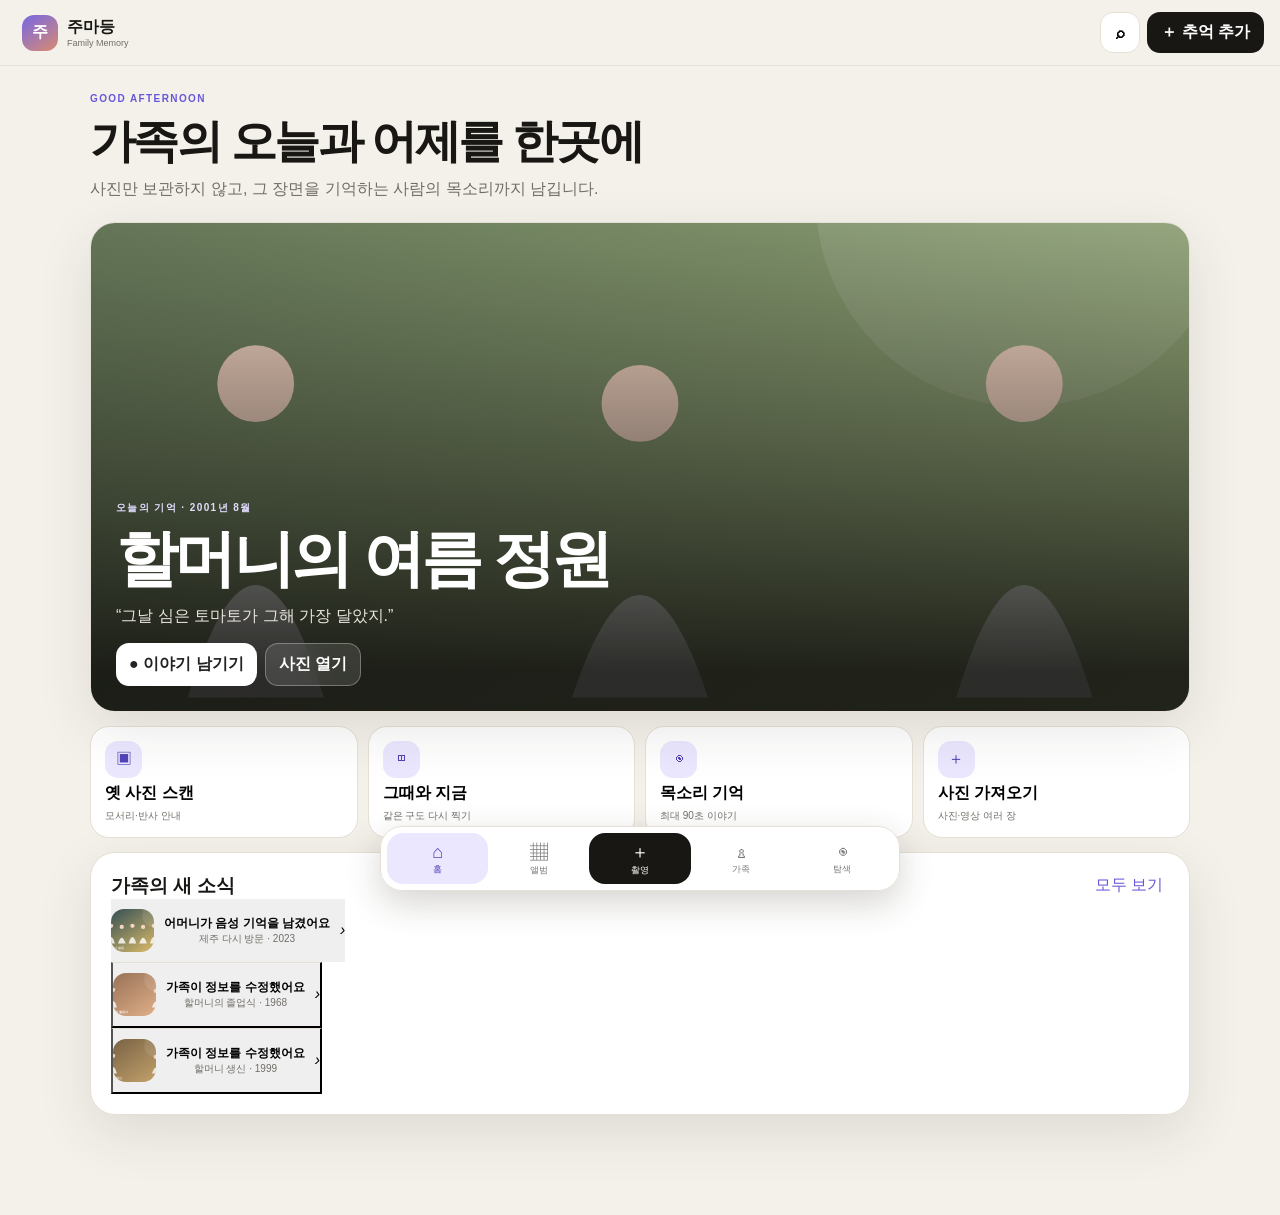
<file: jumadeung-native-ui/index.html>
<!doctype html>
<html lang="ko">
<head>
  <meta charset="utf-8" />
  <meta name="viewport" content="width=device-width,initial-scale=1,viewport-fit=cover,user-scalable=no" />
  <meta name="theme-color" content="#f5f2ec" />
  <title>주마등 · Family Memory · UI 0.7.1</title>
  <style>
:root{color-scheme:light;--bg:#f4f1eb;--card:#fff;--ink:#181714;--muted:#716e67;--line:#e5dfd5;--accent:#6757d9;--accent-soft:#ebe7ff;--warm:#d67250;--shadow:0 18px 55px #2f281b1c;--r:25px}*{box-sizing:border-box}html,body{margin:0;min-height:100%;background:var(--bg);color:var(--ink);font-family:Inter,Pretendard,-apple-system,BlinkMacSystemFont,"Segoe UI",sans-serif;-webkit-font-smoothing:antialiased}button,input,textarea{font:inherit}button{cursor:pointer}.topbar{height:66px;position:sticky;top:0;z-index:40;display:flex;align-items:center;justify-content:space-between;padding:0 16px;background:#f4f1ebed;border-bottom:1px solid var(--line);backdrop-filter:blur(18px)}.brand{display:flex;align-items:center;gap:9px;border:0;background:transparent;text-align:left;color:var(--ink)}.brandmark{width:36px;height:36px;border-radius:12px;display:grid;place-items:center;background:linear-gradient(145deg,#7767e5,#d88b70);color:#fff;font-weight:900}.brand b,.brand small{display:block}.brand small{font-size:9px;color:var(--muted)}.top-actions{display:flex;gap:7px}.icon-btn,.primary,.secondary,.light,.glass{border-radius:13px;font-weight:760}.icon-btn{width:40px;border:1px solid var(--line);background:#fff}.primary{border:0;background:var(--ink);color:#fff;padding:10px 14px}.primary.wide{width:100%}.secondary{border:1px solid var(--line);background:#fff;padding:10px 13px}.screen{display:none;width:min(1100px,calc(100% - 28px));margin:0 auto;padding:22px 0 100px}.screen.active{display:block;animation:in .22s ease}@keyframes in{from{opacity:.25;transform:translateY(5px)}}.headline span,.card>span,.hero em{font-style:normal;color:var(--accent);font-size:10px;letter-spacing:.14em;font-weight:850}.headline h1{margin:5px 0 4px;font-size:clamp(30px,6vw,46px);letter-spacing:-.055em}.headline p{margin:0 0 20px;color:var(--muted);line-height:1.55}.headline.compact{margin-bottom:17px}.card{background:var(--card);border:1px solid var(--line);border-radius:var(--r);box-shadow:var(--shadow)}.hero{min-height:490px;position:relative;overflow:hidden;color:#fff}.hero>img{position:absolute;inset:0;width:100%;height:100%;object-fit:cover}.hero-shade{position:absolute;inset:0;background:linear-gradient(180deg,#0000,#0b0a09d9 92%)}.hero-copy{position:absolute;inset:auto 0 0;z-index:2;padding:25px}.hero-copy em{color:#e2ddff}.hero-copy h2{font-size:clamp(39px,8vw,62px);line-height:.98;letter-spacing:-.06em;margin:14px 0 9px}.hero-copy p{color:#e9e5df}.hero-copy>div{display:flex;gap:8px;flex-wrap:wrap}.light,.glass{padding:10px 13px}.light{border:0;background:#fff;color:#222}.glass{border:1px solid #ffffff4d;background:#ffffff1f;color:#fff;backdrop-filter:blur(12px)}.quick-grid{display:grid;grid-template-columns:repeat(4,1fr);gap:10px;margin:14px 0}.quick{min-height:112px;border:1px solid var(--line);border-radius:19px;background:#fff;padding:14px;display:flex;flex-direction:column;align-items:flex-start;justify-content:space-between;text-align:left}.quick i{width:37px;height:37px;border-radius:13px;display:grid;place-items:center;background:var(--accent-soft);color:#5043b7;font-style:normal}.quick b,.quick small{display:block}.quick small{color:var(--muted);font-size:10px}.activity{padding:20px}.activity header,.voice header{display:flex;justify-content:space-between;align-items:center}.activity header h3,.voice header h3{margin:0}.activity header button,.voice header button{border:0;background:transparent;color:var(--accent)}.activity-item{display:grid;grid-template-columns:43px 1fr auto;gap:10px;align-items:center;padding:10px 0;border-top:1px solid var(--line)}.activity-item:first-child{border:0}.activity-item img{width:43px;height:43px;border-radius:13px;object-fit:cover}.activity-item b,.activity-item small{display:block}.activity-item b{font-size:12px}.activity-item small{font-size:10px;color:var(--muted)}.toolbar{display:flex;gap:9px;margin-bottom:12px}.search{display:flex;align-items:center;gap:8px;flex:1;border:1px solid var(--line);border-radius:14px;background:#fff;padding:0 12px}.search input{width:100%;border:0;outline:0;padding:11px 0}.chips{display:flex;gap:7px;overflow:auto;margin-bottom:14px}.chips button{white-space:nowrap;border:1px solid var(--line);background:#fff;border-radius:999px;padding:8px 11px}.chips button.active{background:var(--accent-soft);border-color:#d6d0ff;color:#5144bb}.year{margin-top:20px}.year>header{display:flex;align-items:center;justify-content:space-between;margin:0 2px 10px}.year h3{margin:0;font-size:22px}.year header span{color:var(--muted);font-size:11px}.photo-grid{display:grid;grid-template-columns:repeat(4,1fr);gap:7px}.tile{position:relative;overflow:hidden;min-height:175px;border:0;border-radius:16px;background:#ddd;color:#fff;padding:0}.tile.wide{grid-column:span 2}.tile.tall{grid-row:span 2;min-height:357px}.tile img{position:absolute;inset:0;width:100%;height:100%;object-fit:cover}.tile:after{content:"";position:absolute;inset:55% 0 0;background:linear-gradient(transparent,#000a)}.tile b{position:absolute;z-index:2;left:10px;right:10px;bottom:9px;text-align:left}.badge{position:absolute;z-index:2;left:9px;top:9px;border-radius:999px;background:#0009;padding:5px 8px;font-size:9px}.photo-stage{position:relative;min-height:55vh;background:#111;border-radius:22px;display:grid;place-items:center;overflow:hidden}.photo-stage>img{max-width:100%;max-height:70vh;object-fit:contain}.stage-back,.stage-share{position:absolute;top:12px;width:40px;height:40px;border:1px solid #ffffff33;border-radius:13px;background:#0005;color:#fff}.stage-back{left:12px}.stage-share{right:12px}.original-label{position:absolute;bottom:12px;left:12px;border-radius:999px;background:#0008;color:#fff;padding:7px 10px;font-size:10px}.edit-tools{display:flex;gap:7px;overflow:auto;padding:12px 0}.edit-tools button{min-width:70px;border:0;border-radius:12px;background:#fff;padding:9px}.edit-tools button.active{background:var(--ink);color:#fff}.edit-tools span{display:block;font-size:10px}.adjustments{display:grid;grid-template-columns:repeat(4,1fr);gap:10px;padding:13px;border-radius:17px;background:#fff;margin-bottom:12px}.adjustments label{display:grid;gap:6px;font-size:10px;color:var(--muted)}.details,.voice{padding:18px;margin-top:11px}.details h2{font-size:26px;margin:7px 0}.details p{color:var(--muted);line-height:1.55}.meta{display:flex;gap:7px;flex-wrap:wrap}.meta i{font-style:normal;border-radius:999px;background:#f0ece5;padding:7px 10px;font-size:10px}.voice-player{width:100%;display:grid;grid-template-columns:42px 1fr;gap:10px;align-items:center;border:0;border-radius:17px;background:var(--accent-soft);padding:12px;margin-top:12px;text-align:left}.voice-player i{width:42px;height:42px;border-radius:50%;display:grid;place-items:center;background:var(--accent);color:#fff;font-style:normal}.voice-player small{display:block;color:var(--muted)}.capture-screen{width:min(900px,100%);padding-top:0}.capture-head{height:60px;display:flex;align-items:center;justify-content:space-between;background:#0e0e0e;color:#fff;padding:0 14px}.capture-head button{width:38px;height:38px;border:1px solid #ffffff33;border-radius:50%;background:#ffffff12;color:#fff}.camera-box{height:58vh;min-height:430px;position:relative;background:#111;display:grid;place-items:center;overflow:hidden}.camera-box video,.camera-box canvas,.camera-box>img{position:absolute;width:100%;height:100%;object-fit:cover}.camera-box canvas{opacity:0}.camera-box>img{display:none}.scan-guide{display:none;position:absolute;inset:13%;border:2px solid #fff;border-radius:20px;box-shadow:0 0 0 999px #0004}.scan-guide.active{display:block}.scan-guide span{position:absolute;bottom:-40px;left:50%;transform:translateX(-50%);white-space:nowrap;border-radius:999px;background:#000b;color:#fff;padding:7px 10px;font-size:10px}.camera-empty{position:absolute;z-index:3;text-align:center;color:#aaa}.camera-empty b{display:block;color:#fff;font-size:20px}.camera-empty button{margin-top:12px;border:0;border-radius:13px;background:#fff;padding:10px 13px}.capture-controls{background:#0e0e0e;color:#fff;padding:13px 16px 22px}.modes{display:flex;justify-content:center;gap:21px;overflow:auto}.modes button{border:0;background:transparent;color:#888;padding:7px 0}.modes button.active{color:#fff}.filter-rail{display:flex;gap:10px;overflow:auto;padding:10px 0}.filter-swatch{min-width:62px;border:0;background:transparent;color:#999;font-size:9px}.filter-swatch i{display:block;width:51px;height:51px;margin:auto auto 4px;border-radius:15px;background-size:cover;background-position:center;border:2px solid transparent}.filter-swatch.active{color:#fff}.filter-swatch.active i{border-color:#fff}.shutter-row{display:grid;grid-template-columns:1fr 82px 1fr;align-items:center}.shutter{width:72px;height:72px;border:5px solid #fff;border-radius:50%;background:#fff;box-shadow:inset 0 0 0 5px #0e0e0e}.shutter.recording{border-radius:21px;background:#e35b5b}.side-action{border:0;background:transparent;color:#ddd;display:grid;justify-items:center}.side-action small{font-size:9px}.capture-controls p{text-align:center;color:#888;font-size:9px}.feed{display:grid;gap:12px;margin-top:12px}.post{overflow:hidden}.post header{display:flex;align-items:center;gap:9px;padding:13px}.avatar{width:38px;height:38px;border-radius:50%;display:grid;place-items:center;background:#e1d9cb;font-weight:850}.post header b,.post header small{display:block}.post header small{color:var(--muted);font-size:9px}.post>img{width:100%;max-height:560px;object-fit:cover}.post-body{padding:13px 16px}.reactions{display:flex;gap:7px}.reactions button{border:1px solid var(--line);border-radius:999px;background:#fff;padding:7px 10px}.post-body p{color:#4f4a43;line-height:1.55}.explore-hero{display:grid;grid-template-columns:1fr 1fr;gap:16px;padding:25px;background:linear-gradient(145deg,#24212c,#443b52);color:#fff}.explore-hero h1{font-size:clamp(36px,6vw,57px);letter-spacing:-.055em}.explore-hero p{color:#d9d4de;line-height:1.55}.explore-hero button{border:0;border-radius:13px;background:#fff;padding:10px 13px;font-weight:760}.orbit{min-height:280px;position:relative;perspective:700px}.orbit-ring{position:absolute;left:50%;top:50%;transform-style:preserve-3d;animation:spin 28s linear infinite}.orbit-ring img{position:absolute;width:108px;height:76px;margin:-38px -54px;border-radius:13px;object-fit:cover;border:2px solid #ffffff55}@keyframes spin{to{transform:rotateY(360deg)}}.explore-grid{display:grid;grid-template-columns:repeat(3,1fr);gap:12px;margin-top:12px}.explore-grid article{padding:17px;min-height:210px}.explore-grid h3{margin:7px 0}.explore-grid img{width:56px;height:56px;border-radius:16px;object-fit:cover;margin-right:6px}.map{height:120px;border-radius:17px;background:linear-gradient(145deg,#dbe5d7,#b8ceb8);position:relative}.map i{position:absolute;width:11px;height:11px;border-radius:50%;background:var(--accent);border:3px solid #fff}.map i:nth-child(1){left:25%;top:55%}.map i:nth-child(2){left:66%;top:30%;background:var(--warm)}.map i:nth-child(3){left:54%;top:74%;background:#38916e}.bottom-nav{position:fixed;z-index:50;bottom:9px;left:10px;right:10px;display:grid;grid-template-columns:repeat(5,1fr);padding:6px;border:1px solid var(--line);border-radius:22px;background:#fffffff2;box-shadow:0 12px 35px #2f281b33;backdrop-filter:blur(18px)}.bottom-nav button{border:0;background:transparent;border-radius:16px;color:#777;padding:7px 2px;font-size:18px}.bottom-nav span{display:block;font-size:9px}.bottom-nav button.active{background:var(--accent-soft);color:#4f42b9}.bottom-nav .capture{background:var(--ink);color:#fff}.modal{display:none;position:fixed;z-index:90;inset:0;background:#17130f77;backdrop-filter:blur(8px);align-items:center;justify-content:center;padding:17px}.modal.show{display:flex}.modal-card{position:relative;width:min(480px,100%);border-radius:25px;background:#fff;padding:23px}.modal-card h2{font-size:27px}.modal-card p{color:var(--muted)}.modal-card textarea{width:100%;min-height:110px;border:1px solid var(--line);border-radius:14px;padding:11px}.close{position:absolute;right:13px;top:13px;width:36px;height:36px;border:1px solid var(--line);border-radius:12px;background:#fff}.record{width:54px;height:54px;border:0;border-radius:50%;background:var(--accent);color:#fff;font-size:20px}.record.recording{background:#d85555;animation:pulse 1.1s infinite}@keyframes pulse{50%{box-shadow:0 0 0 10px #d8555522}}.tunnel-modal{display:none;position:fixed;z-index:100;inset:0;background:#07070a;color:#fff}.tunnel-modal.show{display:grid;grid-template-rows:58px 1fr}.tunnel-modal header{display:flex;align-items:center;justify-content:space-between;padding:0 14px}.tunnel-modal header button{width:38px;height:38px;border:1px solid #ffffff33;border-radius:50%;background:#ffffff10;color:#fff}.tunnel-stage{overflow:hidden;perspective:900px;background:radial-gradient(circle,#2d2740,#08070a 60%)}.tunnel-ring{position:absolute;left:50%;top:50%;transform-style:preserve-3d;animation:spin 34s linear infinite}.tunnel-ring.paused{animation-play-state:paused}.tunnel-ring img{position:absolute;width:150px;height:104px;margin:-52px -75px;border-radius:14px;object-fit:cover;border:2px solid #ffffff44}.toast{position:fixed;z-index:120;right:15px;bottom:87px;background:#201e1a;color:#fff;border-radius:14px;padding:12px 14px;opacity:0;transform:translateY(10px);transition:.2s}.toast.show{opacity:1;transform:none}@media(min-width:850px){.bottom-nav{left:50%;right:auto;transform:translateX(-50%);width:520px}.quick-grid{grid-template-columns:repeat(4,1fr)}}@media(max-width:700px){.top-actions .icon-btn{display:none}.top-actions .primary{font-size:11px}.quick-grid{grid-template-columns:1fr 1fr}.photo-grid{grid-template-columns:1fr 1fr;gap:5px}.tile{min-height:148px;border-radius:10px}.tile.tall{min-height:301px}.tile.wide{grid-column:span 2}.adjustments{grid-template-columns:1fr 1fr}.explore-hero{grid-template-columns:1fr}.explore-grid{grid-template-columns:1fr}.capture-screen{width:100%}.camera-box{min-height:430px}.screen{width:calc(100% - 20px)}.screen.capture-screen{width:100%}}
  </style>
</head>
<body data-build="0.7.1-ui-fixed">
<div id="app">
  <header class="topbar">
    <button class="brand" data-go="home" aria-label="홈"><span class="brandmark">주</span><span><b>주마등</b><small>Family Memory</small></span></button>
    <div class="top-actions"><button class="icon-btn" data-action="search" aria-label="검색">⌕</button><button class="primary" data-go="capture">＋ 추억 추가</button></div>
  </header>

  <main>
    <section id="home" class="screen active">
      <div class="headline"><span>GOOD AFTERNOON</span><h1>가족의 오늘과 어제를 한곳에</h1><p>사진만 보관하지 않고, 그 장면을 기억하는 사람의 목소리까지 남깁니다.</p></div>
      <article class="hero card"><img id="heroPhoto" alt="오늘의 기억"/><div class="hero-shade"></div><div class="hero-copy"><em>오늘의 기억 · 2001년 8월</em><h2>할머니의 여름 정원</h2><p>“그날 심은 토마토가 그해 가장 달았지.”</p><div><button class="light" data-action="memory">● 이야기 남기기</button><button class="glass" data-photo="5">사진 열기</button></div></div></article>
      <div class="quick-grid">
        <button class="quick" data-mode="scan"><i>▣</i><b>옛 사진 스캔</b><small>모서리·반사 안내</small></button>
        <button class="quick" data-mode="then"><i>◫</i><b>그때와 지금</b><small>같은 구도 다시 찍기</small></button>
        <button class="quick" data-action="memory"><i>◉</i><b>목소리 기억</b><small>최대 90초 이야기</small></button>
        <button class="quick" data-action="pick"><i>＋</i><b>사진 가져오기</b><small>사진·영상 여러 장</small></button>
      </div>
      <article class="card activity"><header><h3>가족의 새 소식</h3><button data-go="family">모두 보기</button></header><div id="activityList"></div></article>
    </section>

    <section id="library" class="screen">
      <div class="headline compact"><span>LIBRARY</span><h1>가족 라이브러리</h1><p>연도, 사람, 장소와 이야기로 사진과 영상을 찾습니다.</p></div>
      <div class="toolbar"><label class="search"><span>⌕</span><input id="searchInput" placeholder="사람, 장소, 연도 검색"/></label><button class="secondary" data-action="pick">가져오기</button></div>
      <div class="chips"><button class="active" data-filter="all">전체</button><button data-filter="photo">사진</button><button data-filter="video">영상</button><button data-filter="story">이야기 있음</button><button data-filter="scan">스캔</button></div>
      <div id="libraryContent"></div>
    </section>

    <section id="photo" class="screen">
      <div class="photo-stage"><img id="detailPhoto" alt="선택한 가족사진"/><button class="stage-back" data-go="library">‹</button><button class="stage-share" data-action="share-photo">↗</button><span class="original-label">원본 보존</span></div>
      <div class="edit-tools"><button class="active" data-edit="adjust">☼<span>조정</span></button><button data-edit="crop">⌗<span>자르기</span></button><button data-edit="restore">✦<span>복원</span></button><button data-edit="filter">◉<span>필터</span></button><button data-action="memory">●<span>이야기</span></button></div>
      <div class="adjustments" id="adjustments"><label>밝기<input id="brightness" type="range" min="70" max="135" value="100"></label><label>대비<input id="contrast" type="range" min="70" max="145" value="100"></label><label>채도<input id="saturation" type="range" min="0" max="160" value="100"></label><label>따뜻함<input id="warmth" type="range" min="0" max="50" value="0"></label></div>
      <article class="card details"><span>MEMORY</span><h2 id="detailTitle"></h2><p id="detailNote"></p><div id="detailMeta" class="meta"></div></article>
      <article class="card voice"><header><div><span>VOICE MEMORY</span><h3>어머니의 이야기 · 0:48</h3></div><button data-action="memory">새로 녹음</button></header><button class="voice-player" data-action="play-voice"><i>▶</i><b></b><small>“그해 여름에는…”</small></button></article>
    </section>

    <section id="capture" class="screen capture-screen">
      <div class="capture-head"><button data-go="home">×</button><strong id="captureStatus">가족 기억 카메라</strong><button data-action="flip">↻</button></div>
      <div class="camera-box"><video id="cameraVideo" playsinline muted></video><canvas id="cameraCanvas" width="1280" height="720"></canvas><img id="importPreview" alt="가져온 사진"/><img id="thenOverlay" alt="옛 사진 오버레이"/><div id="scanGuide" class="scan-guide"><span>인쇄 사진의 네 모서리를 맞추세요</span></div><div id="cameraEmpty" class="camera-empty"><b>카메라를 시작하세요</b><p>기기 카메라 또는 앨범에서 사진을 가져올 수 있습니다.</p><button data-action="camera">카메라 열기</button></div></div>
      <div class="capture-controls"><div id="modes" class="modes"><button class="active" data-mode-id="photo">사진</button><button data-mode-id="scan">스캔</button><button data-mode-id="then">그때와 지금</button><button data-mode-id="video">영상</button><button data-mode-id="story">이야기</button></div><div id="filterRail" class="filter-rail"></div><div class="shutter-row"><button class="side-action" data-action="pick">▧<small>앨범</small></button><button id="shutter" class="shutter" aria-label="촬영"></button><button class="side-action" data-action="guide">⌗<small>가이드</small></button></div><p id="captureHint">필터가 적용된 새 사진을 만들며 원본은 변경하지 않습니다.</p></div>
    </section>

    <section id="family" class="screen">
      <div class="headline compact"><span>PRIVATE FAMILY</span><h1>김가네 가족방</h1><p>초대된 가족끼리 사진, 영상, 목소리와 댓글을 나눕니다.</p></div>
      <button class="primary wide" data-action="invite">가족 초대 링크 공유</button><div id="familyFeed" class="feed"></div>
    </section>

    <section id="explore" class="screen">
      <article class="explore-hero card"><div><span>EXPLORE MEMORIES</span><h1>시간, 사람, 장소를<br/>새로운 각도로.</h1><p>빠르게 찾는 라이브러리와 별개로, 잊고 있던 기억을 우연히 다시 만나는 공간입니다.</p><button data-action="tunnel">3D 추억 터널</button></div><div id="orbit" class="orbit"></div></article>
      <div class="explore-grid"><article class="card"><span>PEOPLE</span><h3>세대별 사람</h3><div id="people"></div></article><article class="card"><span>PLACES</span><h3>가족의 장소</h3><div class="map"><i></i><i></i><i></i></div></article><article class="card"><span>EVENTS</span><h3>행사와 계절</h3><div id="events"></div></article></div>
    </section>
  </main>

  <nav class="bottom-nav"><button class="active" data-go="home">⌂<span>홈</span></button><button data-go="library">▦<span>앨범</span></button><button class="capture" data-go="capture">＋<span>촬영</span></button><button data-go="family">♙<span>가족</span></button><button data-go="explore">◉<span>탐색</span></button></nav>
</div>

<div id="memoryModal" class="modal"><div class="modal-card"><button class="close" data-close>×</button><span>MEMORY STORY</span><h2>이 사진의 이야기를 남겨주세요</h2><p>누가 있었고, 어디였고, 어떤 일이 있었나요?</p><button id="recordMemory" class="record">●</button><strong id="recordLabel">녹음 시작</strong><textarea id="memoryText" placeholder="글로도 기억을 남길 수 있어요."></textarea><button class="primary wide" data-action="save-memory">가족 기억으로 저장</button></div></div>
<div id="tunnelModal" class="tunnel-modal"><header><button data-action="close-tunnel">×</button><strong>3D 추억 터널</strong><button id="tunnelPlay">Ⅱ</button></header><div id="tunnelStage" class="tunnel-stage"><div class="tunnel-ring" id="tunnelRing"></div></div></div>
<div id="toast" class="toast"></div>
<input id="browserPicker" type="file" accept="image/*,video/*" multiple hidden />
<script>
(()=>{'use strict';const $=s=>document.querySelector(s),$$=s=>[...document.querySelectorAll(s)];const Native={android:()=>window.JumadeungAndroid,ios:()=>window.webkit?.messageHandlers?.jumadeung,isNative:()=>!!(window.JumadeungAndroid||window.webkit?.messageHandlers?.jumadeung),post(action,payload={}){const body={action,...payload};try{if(this.android()){this.android().postMessage(JSON.stringify(body));return true}if(this.ios()){this.ios().postMessage(body);return true}}catch(e){toast('네이티브 작업 오류: '+e.message)}return false}};const pal=[['#916d52','#e7b48d'],['#506a66','#a9c8b8'],['#7a5f78','#d5a3a9'],['#426378','#8ab2bf'],['#735e42','#c8a56d'],['#5d6f53','#a9bd86'],['#4b4f78','#999dcc'],['#6f4c45','#c9886d'],['#355e62','#77aba8'],['#6b705c','#cb997e'],['#6d597a','#e56b6f'],['#264653','#e9c46a']];function svg(i,title){const[a,b]=pal[i%pal.length],n=2+i%4,w=1000,h=700;let p='';for(let j=0;j<n;j++){const x=150+j*(700/Math.max(1,n-1)),y=360+(j%2)*18;p+=`<circle cx="${x}" cy="${y-86}" r="35" fill="#f4d5c2"/><path d="M${x-62} 560Q${x} ${y-5} ${x+62} 560" fill="#ffffffcc"/>`}const safe=String(title).replace(/[<>&]/g,'');return'data:image/svg+xml;charset=utf-8,'+encodeURIComponent(`<svg xmlns="http://www.w3.org/2000/svg" width="${w}" height="${h}"><defs><linearGradient id="g" x2="1" y2="1"><stop stop-color="${a}"/><stop offset="1" stop-color="${b}"/></linearGradient></defs><rect width="100%" height="100%" fill="url(#g)"/><circle cx="850" cy="105" r="190" fill="#ffffff18"/>${p}<text x="42" y="650" fill="white" font-family="sans-serif" font-size="42" font-weight="700">${safe}</text></svg>`)}let photos=[['1968','할머니의 졸업식','부산','친구들과 교정 앞에서 남긴 마지막 사진','photo',true],['1974','아버지의 첫 자전거','대전','동네 골목을 하루 종일 달렸다고 합니다','photo',false],['1987','가족의 첫 제주 여행','제주','바람이 강해 모두 눈을 감았던 사진','video',true],['1996','어머니의 여름 정원','부산','토마토를 심고 수박을 나눠 먹었습니다','photo',true],['1999','할머니 생신','서울','가족이 한 방에 모두 모였던 날','photo',true],['2001','정원의 토마토','부산','사진을 찍고 빨갛게 익은 토마토를 땄습니다','photo',true],['2004','초등학교 입학','서울','새 가방을 처음 멘 날','photo',false],['2007','한강 주말','서울','김밥과 오래된 카세트가 있던 피크닉','video',true],['2010','고등학교 축제','서울','친구들과 공연을 준비하던 오후','photo',false],['2016','첫 직장 출근','서울','정장을 빌려 입고 사진을 남겼습니다','photo',true],['2018','가족 결혼식','대전','오랜만에 모두 한자리에 모인 날','video',false],['2023','제주 다시 방문','제주','25년 전 장소를 다시 찾아간 여행','photo',true],['2025','부산 바다','부산','세 세대가 같은 바다를 바라본 저녁','photo',true],['2026','오늘의 가족','서울','새로운 이야기를 기록하기 시작한 날','photo',true]].map((x,i)=>({id:i+1,year:+x[0],title:x[1],place:x[2],note:x[3],kind:x[4],story:x[5],src:svg(i,x[1])}));let selected=photos[5],filter='all',mode='photo',activeFilter=['Original','none'],stream=null,raf=0,recorder=null,chunks=[],recording=false,memoryTimer=null,memorySec=0,pendingNativeCapture=null;function toast(t){const e=$('#toast');e.textContent=t;e.classList.add('show');clearTimeout(toast.t);toast.t=setTimeout(()=>e.classList.remove('show'),2400)}function go(id){$$('.screen').forEach(x=>x.classList.toggle('active',x.id===id));$$('[data-go]').forEach(x=>x.classList.toggle('active',x.dataset.go===id));scrollTo({top:0,behavior:'smooth'});if(id==='photo')renderPhoto();if(id==='explore')renderExplore()}$$('[data-go]').forEach(b=>b.onclick=()=>go(b.dataset.go));window.Jumadeung={onNativeResult(payload){const p=typeof payload==='string'?JSON.parse(payload):payload;toast(p.message||p.error||'완료')},onNativeMedia(payload){const list=typeof payload==='string'?JSON.parse(payload):payload;(list||[]).forEach((m,i)=>{const src=m.dataUrl||m.uri||(m.data?`data:${m.mime||'application/octet-stream'};base64,${m.data}`:null);if(src&&String(m.mime||'').startsWith('image/'))photos.unshift({id:Date.now()+i,year:new Date().getFullYear(),title:m.name?.replace(/\.[^.]+$/,'')||'새 가족사진',place:'기기에서 가져옴',note:m.role==='derived'?'스캔 보정 결과':'네이티브 브리지에서 전달된 원본',kind:m.role==='derived'?'scan':'photo',story:false,src});});renderAll();selected=photos[0];go(pendingNativeCapture?'photo':'library');pendingNativeCapture=null},onDeepLink(url){toast('딥링크: '+url)}};function renderHome(){$('#heroPhoto').src=photos[5].src;$('#activityList').innerHTML=[photos[11],photos[0],photos[4]].map((p,i)=>`<button class="activity-item" data-photo="${p.id}"><img src="${p.src}"><span><b>${i?'가족이 정보를 수정했어요':'어머니가 음성 기억을 남겼어요'}</b><small>${p.title} · ${p.year}</small></span><i>›</i></button>`).join('')}function renderLibrary(){const q=$('#searchInput').value.toLowerCase(),a=photos.filter(p=>(filter==='all'||p.kind===filter||(filter==='story'&&p.story))&&`${p.title} ${p.place} ${p.year} ${p.note}`.toLowerCase().includes(q)),by={};a.forEach(p=>(by[p.year]??=[]).push(p));$('#libraryContent').innerHTML=Object.keys(by).sort((a,b)=>b-a).map(y=>`<section class="year"><header><h3>${y}</h3><span>${by[y].length}개의 기억</span></header><div class="photo-grid">${by[y].map((p,i)=>`<button class="tile ${i===0&&by[y].length>2?'wide':''} ${i===3&&by[y].length>5?'tall':''}" data-photo="${p.id}"><img src="${p.src}">${p.kind==='video'?'<span class="badge">▶ 영상</span>':''}<b>${p.title}</b></button>`).join('')}</div></section>`).join('')||'<p>검색 결과가 없습니다.</p>'}function renderPhoto(){$('#detailPhoto').src=selected.src;$('#detailTitle').textContent=selected.title;$('#detailNote').textContent=selected.note;$('#detailMeta').innerHTML=[selected.year,selected.place,selected.kind==='video'?'영상':'사진','원본 보존'].map(x=>`<i>${x}</i>`).join('');applyAdjust()}function applyAdjust(){const im=$('#detailPhoto');if(!im)return;im.style.filter=`brightness(${$('#brightness').value}%) contrast(${$('#contrast').value}%) saturate(${$('#saturation').value}%) sepia(${$('#warmth').value/100})`}['brightness','contrast','saturation','warmth'].forEach(id=>$('#'+id).oninput=applyAdjust);$$('[data-edit]').forEach(b=>b.onclick=()=>{$$('[data-edit]').forEach(x=>x.classList.toggle('active',x===b));if(b.dataset.edit!=='adjust')toast(`${b.querySelector('span').textContent}: 원본을 유지한 새 버전으로 적용됩니다.`)});function renderFamily(){$('#familyFeed').innerHTML=[photos[10],photos[6]].map((p,i)=>`<article class="post card"><header><span class="avatar">${i?'아':'엄'}</span><span><b>${i?'아버지':'어머니'}</b><small>${i?'어제':'18분 전'} · 가족에게 공개</small></span></header><img src="${p.src}"><div class="post-body"><div class="reactions"><button data-like>♡ ${i?8:12}</button><button>💬 ${i?2:4}</button></div><p>${i?'입학식 날에는 비가 왔는데 사진을 찍을 때 잠깐 그쳤습니다.':'25년 전과 같은 자리에서 사진을 찍으니 시간이 한 장 안에 있는 것 같네요.'}</p></div></article>`).join('');$$('[data-like]').forEach(b=>b.onclick=()=>{const n=+(b.textContent.match(/\d+/)||[0])[0]+1;b.textContent=`♥ ${n}`})}function renderExplore(){const ring=document.createElement('div');ring.className='orbit-ring';photos.slice(0,9).forEach((p,i)=>{const im=document.createElement('img');im.src=p.src;im.style.transform=`rotateY(${i*40}deg) translateZ(210px) rotateY(90deg)`;ring.appendChild(im)});$('#orbit').replaceChildren(ring);$('#people').innerHTML=photos.slice(0,4).map(p=>`<img src="${p.src}">`).join('');$('#events').innerHTML=photos.slice(4,8).map(p=>`<img src="${p.src}">`).join('')}function renderTunnel(){const ring=$('#tunnelRing');ring.innerHTML=photos.map((p,i)=>`<img src="${p.src}" style="transform:rotateY(${i*360/photos.length}deg) translateZ(${Math.max(340,photos.length*30)}px) rotateY(90deg)">`).join('')}document.addEventListener('click',e=>{const p=e.target.closest('[data-photo]');if(p){selected=photos.find(x=>x.id===+p.dataset.photo)||photos[0];go('photo')}});$('#searchInput').oninput=renderLibrary;$$('[data-filter]').forEach(b=>b.onclick=()=>{$$('[data-filter]').forEach(x=>x.classList.toggle('active',x===b));filter=b.dataset.filter;renderLibrary()});const filters=[['Original','none'],['Warm','sepia(.2) saturate(1.2) brightness(1.04)'],['Film','sepia(.18) contrast(.92) saturate(.82)'],['Vivid','saturate(1.45) contrast(1.08)'],['Mono','grayscale(1) contrast(1.12)'],['Fade','contrast(.82) saturate(.7) brightness(1.1)'],['Cool','hue-rotate(12deg) saturate(.9)'],['Archive','sepia(.42) contrast(1.04) saturate(.72)']];function renderFilters(){$('#filterRail').innerHTML=filters.map((f,i)=>`<button class="filter-swatch ${i?'':'active'}" data-camera-filter="${i}"><i style="filter:${f[1]};background-image:url('${photos[i%photos.length].src}')"></i>${f[0]}</button>`).join('');$$('[data-camera-filter]').forEach(b=>b.onclick=()=>{$$('[data-camera-filter]').forEach(x=>x.classList.toggle('active',x===b));activeFilter=filters[+b.dataset.cameraFilter];if($('#importPreview').style.display==='block')$('#importPreview').style.filter=activeFilter[1]})}async function startBrowserCamera(){try{stream?.getTracks().forEach(t=>t.stop());stream=await navigator.mediaDevices.getUserMedia({video:{facingMode:'environment'},audio:mode==='video'||mode==='story'});const v=$('#cameraVideo');v.srcObject=stream;await v.play();$('#cameraEmpty').style.display='none';draw()}catch{toast('카메라 권한이 필요합니다.')}}function draw(){if(!stream)return;const v=$('#cameraVideo'),c=$('#cameraCanvas'),x=c.getContext('2d');if(v.videoWidth){c.width=v.videoWidth;c.height=v.videoHeight;x.filter=activeFilter[1];x.drawImage(v,0,0,c.width,c.height)}raf=requestAnimationFrame(draw)}function pickMedia(){pendingNativeCapture=null;if(Native.post('pickMedia',{allowVideo:true,multiple:true}))return;$('#browserPicker').click()}function nativeCamera(){pendingNativeCapture={mode,filter:activeFilter};if(Native.post('takePhoto',{quality:95,mode,filter:activeFilter[0]}))return;pendingNativeCapture=null;startBrowserCamera()}$('#browserPicker').onchange=e=>{[...e.target.files].forEach((f,i)=>{if(!f.type.startsWith('image/'))return;const r=new FileReader;r.onload=()=>photos.unshift({id:Date.now()+i,year:new Date().getFullYear(),title:f.name.replace(/\.[^.]+$/,''),place:'기기에서 가져옴',note:'브라우저 탭에만 보관되는 미리보기.',kind:'photo',story:false,src:r.result});r.onloadend=()=>{renderAll();go('library')};r.readAsDataURL(f)});e.target.value=''};function setMode(m){mode=m;$$('[data-mode-id]').forEach(b=>b.classList.toggle('active',b.dataset.modeId===m));$('#scanGuide').classList.toggle('active',m==='scan');$('#thenOverlay').style.opacity=m==='then'?'.36':'0';$('#thenOverlay').src=selected.src;$('#captureHint').textContent={photo:'필터가 적용된 새 사진을 만들며 원본은 변경하지 않습니다.',scan:'인쇄 사진의 네 모서리를 맞추고 빛 반사를 줄이세요.',then:'옛 사진과 현재 얼굴 위치를 맞추세요.',video:'5초 필터 영상을 로컬로 기록합니다.',story:'사진을 보며 음성 또는 영상 이야기를 남깁니다.'}[m]}$$('[data-mode-id]').forEach(b=>b.onclick=()=>setMode(b.dataset.modeId));$$('[data-mode]').forEach(b=>b.onclick=()=>{setMode(b.dataset.mode);go('capture')});$('#shutter').onclick=()=>{if(mode==='story'){openMemory();return}if(mode==='video'){if(!recording)startVideo();else stopVideo();return}if(Native.post('takePhoto',{quality:95,mode,filter:activeFilter[0]}))return;const c=$('#cameraCanvas');if(!stream){nativeCamera();return}c.toBlob(blob=>{const r=new FileReader;r.onload=()=>{photos.unshift({id:Date.now(),year:new Date().getFullYear(),title:mode==='scan'?'스캔한 가족사진':mode==='then'?'그때와 지금':'새 가족사진',place:'카메라',note:`${activeFilter[0]} 필터`,kind:mode==='scan'?'scan':'photo',story:false,src:r.result});renderAll();selected=photos[0];go('photo')};r.readAsDataURL(blob)},'image/jpeg',.94)};function startVideo(){if(!stream){startBrowserCamera();return}const cs=$('#cameraCanvas').captureStream(24),a=stream.getAudioTracks()[0];if(a)cs.addTrack(a);if(!window.MediaRecorder){toast('이 기기에서는 필터 영상 녹화를 지원하지 않습니다.');return}chunks=[];recorder=new MediaRecorder(cs);recorder.ondataavailable=e=>e.data.size&&chunks.push(e.data);recorder.onstop=()=>{recording=false;$('#shutter').classList.remove('recording');const blob=new Blob(chunks,{type:'video/webm'}),reader=new FileReader;reader.onload=()=>{if(!Native.post('shareFile',{name:'family-memory.webm',mime:'video/webm',dataUrl:reader.result}))download(URL.createObjectURL(blob),'family-memory.webm');toast('필터 영상이 생성되었습니다.')};reader.readAsDataURL(blob)};recorder.start();recording=true;$('#shutter').classList.add('recording');setTimeout(stopVideo,5000)}function stopVideo(){if(recorder?.state==='recording')recorder.stop()}function openMemory(){$('#memoryModal').classList.add('show')}function closeMemory(){$('#memoryModal').classList.remove('show')}function sharePhoto(){const im=$('#detailPhoto');const c=document.createElement('canvas');c.width=1000;c.height=700;const x=c.getContext('2d'),src=new Image;src.onload=()=>{x.filter=im.style.filter||'none';x.drawImage(src,0,0,c.width,c.height);const dataUrl=c.toDataURL('image/png');Native.post('shareData',{name:`${selected.title}.png`,mime:'image/png',dataUrl})||download(dataUrl,`${selected.title}.png`)};src.src=selected.src}function download(url,name){const a=document.createElement('a');a.href=url;a.download=name;a.click()}$$('[data-action]').forEach(b=>b.onclick=()=>{const a=b.dataset.action;if(a==='pick')pickMedia();if(a==='camera')nativeCamera();if(a==='flip'){toast('전·후면 카메라를 전환합니다.');startBrowserCamera()}if(a==='guide')$('#scanGuide').classList.toggle('active');if(a==='memory')openMemory();if(a==='save-memory'){selected.story=true;if($('#memoryText').value.trim())selected.note=$('#memoryText').value.trim();$('#memoryText').value='';closeMemory();renderAll();toast('가족 기억으로 저장했습니다.')}if(a==='play-voice')toast('실제 음성 파일은 서버 연결 후 재생됩니다.');if(a==='share-photo')sharePhoto();if(a==='invite'){Native.post('shareText',{title:'주마등 가족 초대',text:'김가네 가족 앨범에 초대합니다.',url:'https://example.com/join/KIM-2026'})||navigator.share?.({title:'주마등 가족 초대',text:'김가네 가족 앨범에 초대합니다.'});}if(a==='tunnel'){$('#tunnelModal').classList.add('show');renderTunnel()}if(a==='close-tunnel')$('#tunnelModal').classList.remove('show');if(a==='search')go('library')});$$('[data-close]').forEach(b=>b.onclick=closeMemory);$('#recordMemory').onclick=()=>{if(memoryTimer){clearInterval(memoryTimer);memoryTimer=null;$('#recordMemory').classList.remove('recording');$('#recordLabel').textContent='녹음 완료';return}memorySec=0;$('#recordMemory').classList.add('recording');memoryTimer=setInterval(()=>{$('#recordLabel').textContent=`녹음 중 0:${String(++memorySec).padStart(2,'0')}`;if(memorySec>=90)$('#recordMemory').click()},1000)};$('#tunnelPlay').onclick=()=>{const r=$('#tunnelRing');r.classList.toggle('paused');$('#tunnelPlay').textContent=r.classList.contains('paused')?'▶':'Ⅱ'};function renderAll(){renderHome();renderLibrary();renderFamily();renderExplore();renderFilters();renderPhoto()}renderAll();setMode('photo');window.addEventListener('beforeunload',()=>{cancelAnimationFrame(raf);stream?.getTracks().forEach(t=>t.stop())});})();
  </script>
</body>
</html>
</file>
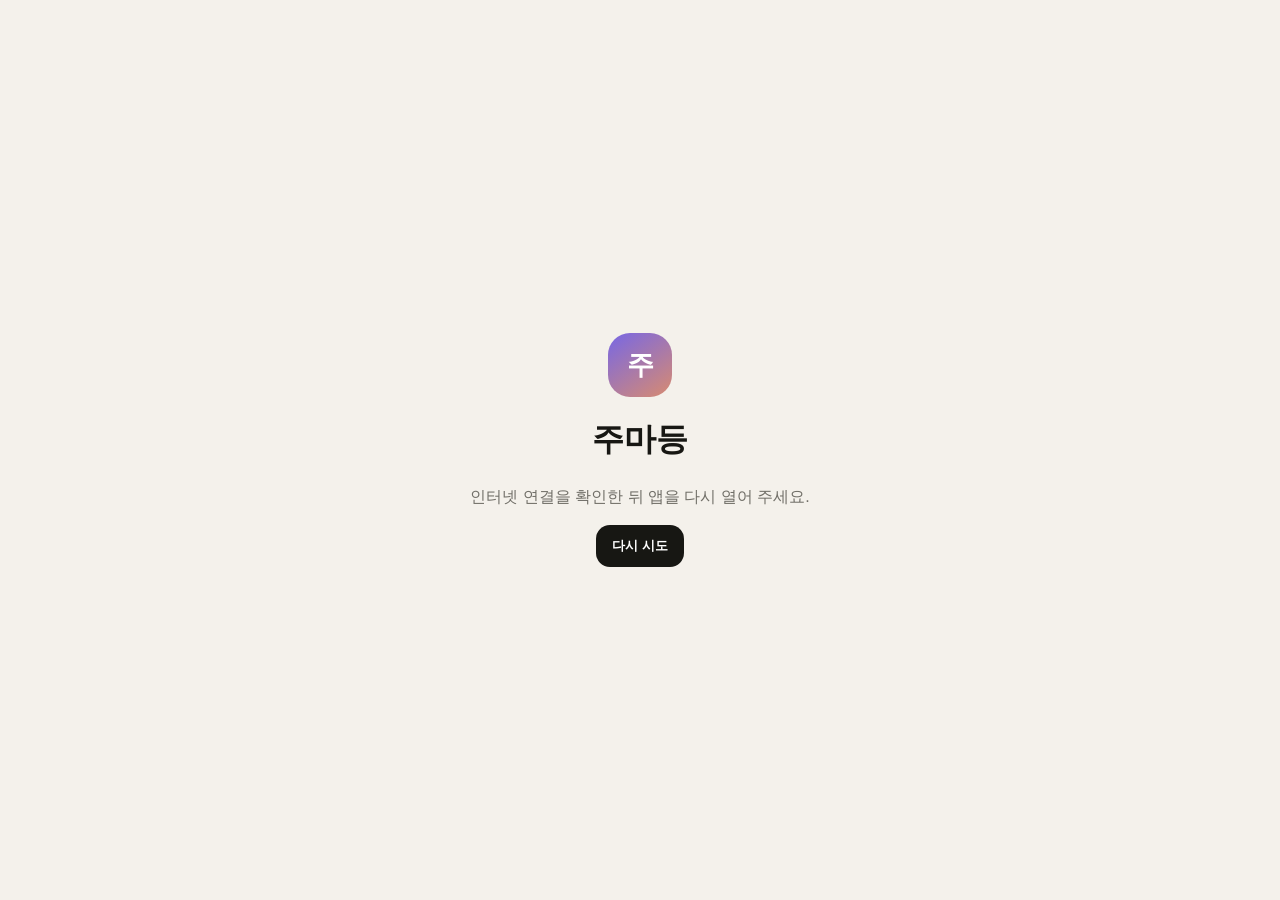
<file: android-build/jumadeung-android/app/src/main/assets/www/index.html>
<!doctype html><html lang="ko"><head><meta charset="utf-8"><meta name="viewport" content="width=device-width,initial-scale=1"><title>주마등</title><style>body{margin:0;display:grid;place-items:center;min-height:100vh;font-family:sans-serif;background:#f4f1eb;color:#171713}.c{max-width:460px;padding:28px;text-align:center}.m{width:64px;height:64px;margin:auto;border-radius:22px;display:grid;place-items:center;background:linear-gradient(145deg,#7767e5,#d88b70);color:#fff;font-size:27px;font-weight:800}p{color:#716f68;line-height:1.6}button{border:0;border-radius:14px;background:#171713;color:white;padding:12px 16px;font-weight:700}</style></head><body><div class="c"><div class="m">주</div><h1>주마등</h1><p>인터넷 연결을 확인한 뒤 앱을 다시 열어 주세요.</p><button onclick="location.reload()">다시 시도</button></div></body></html>
</file>
